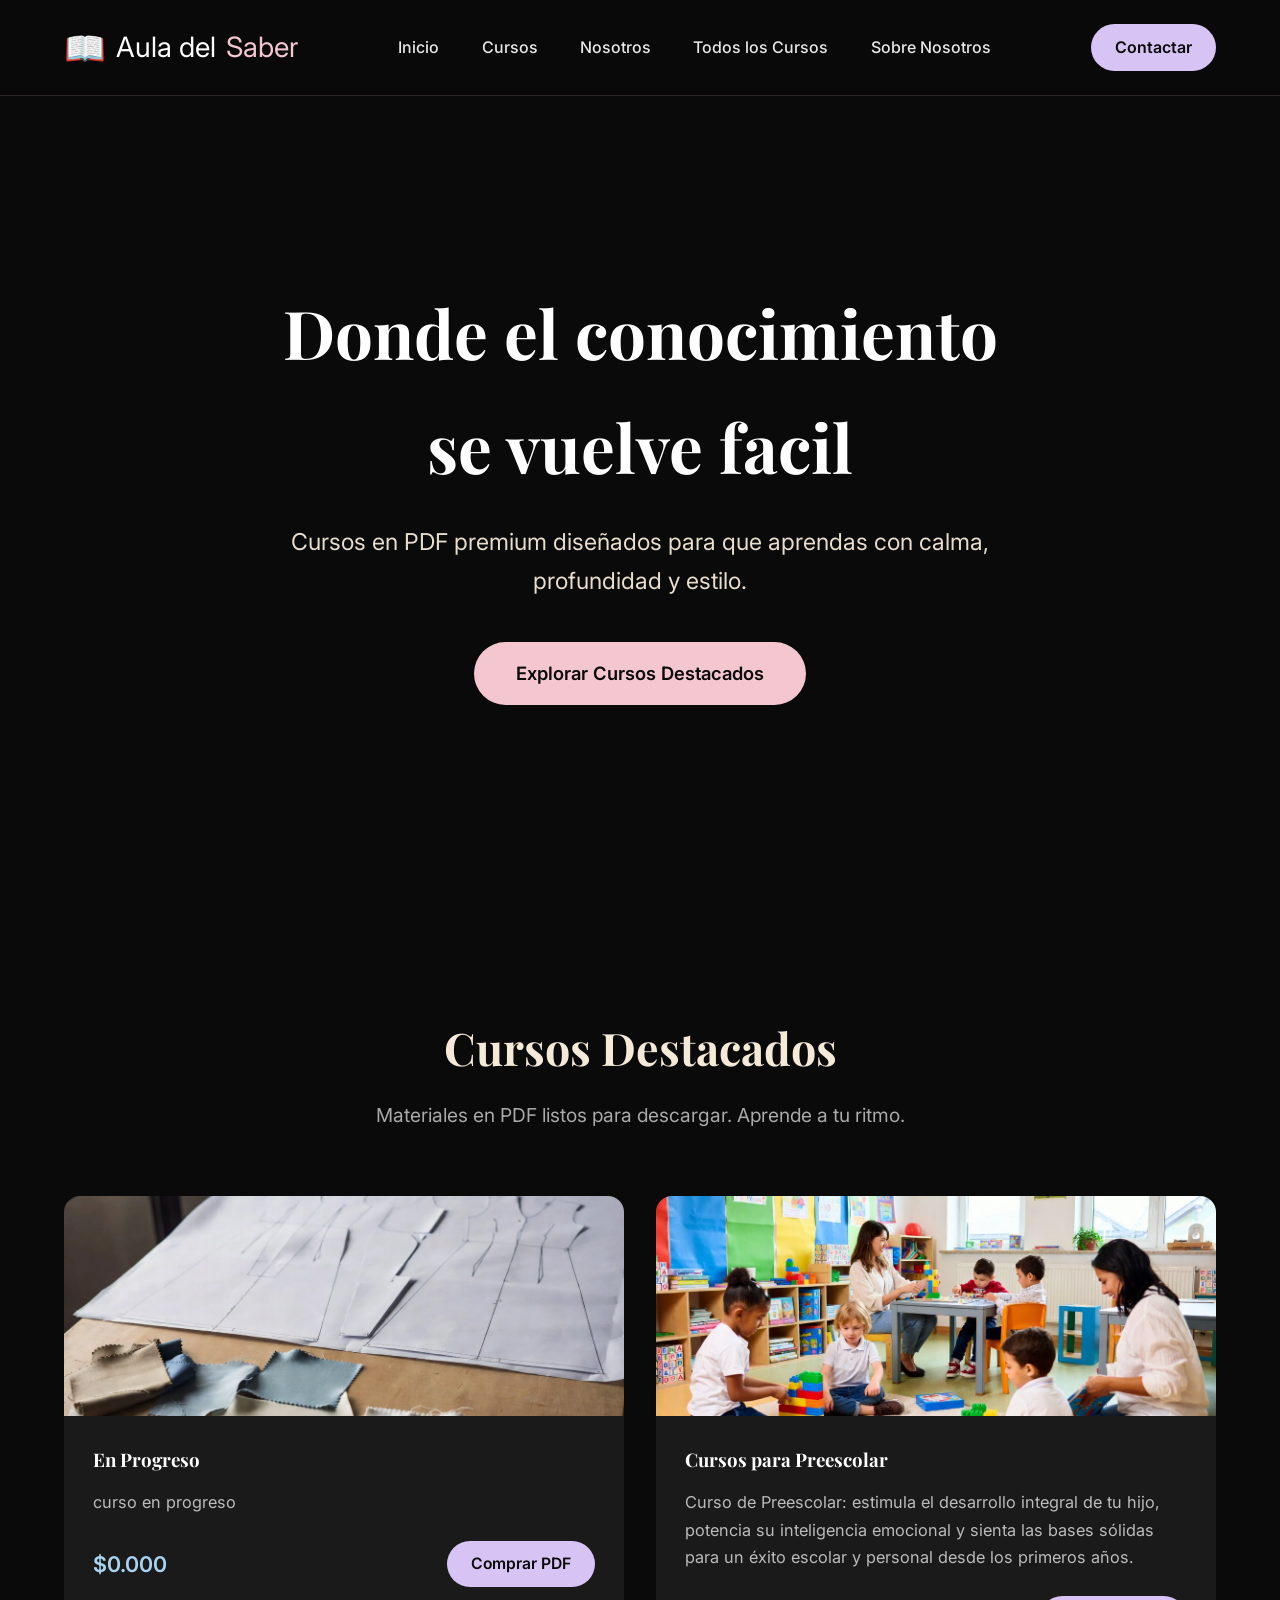
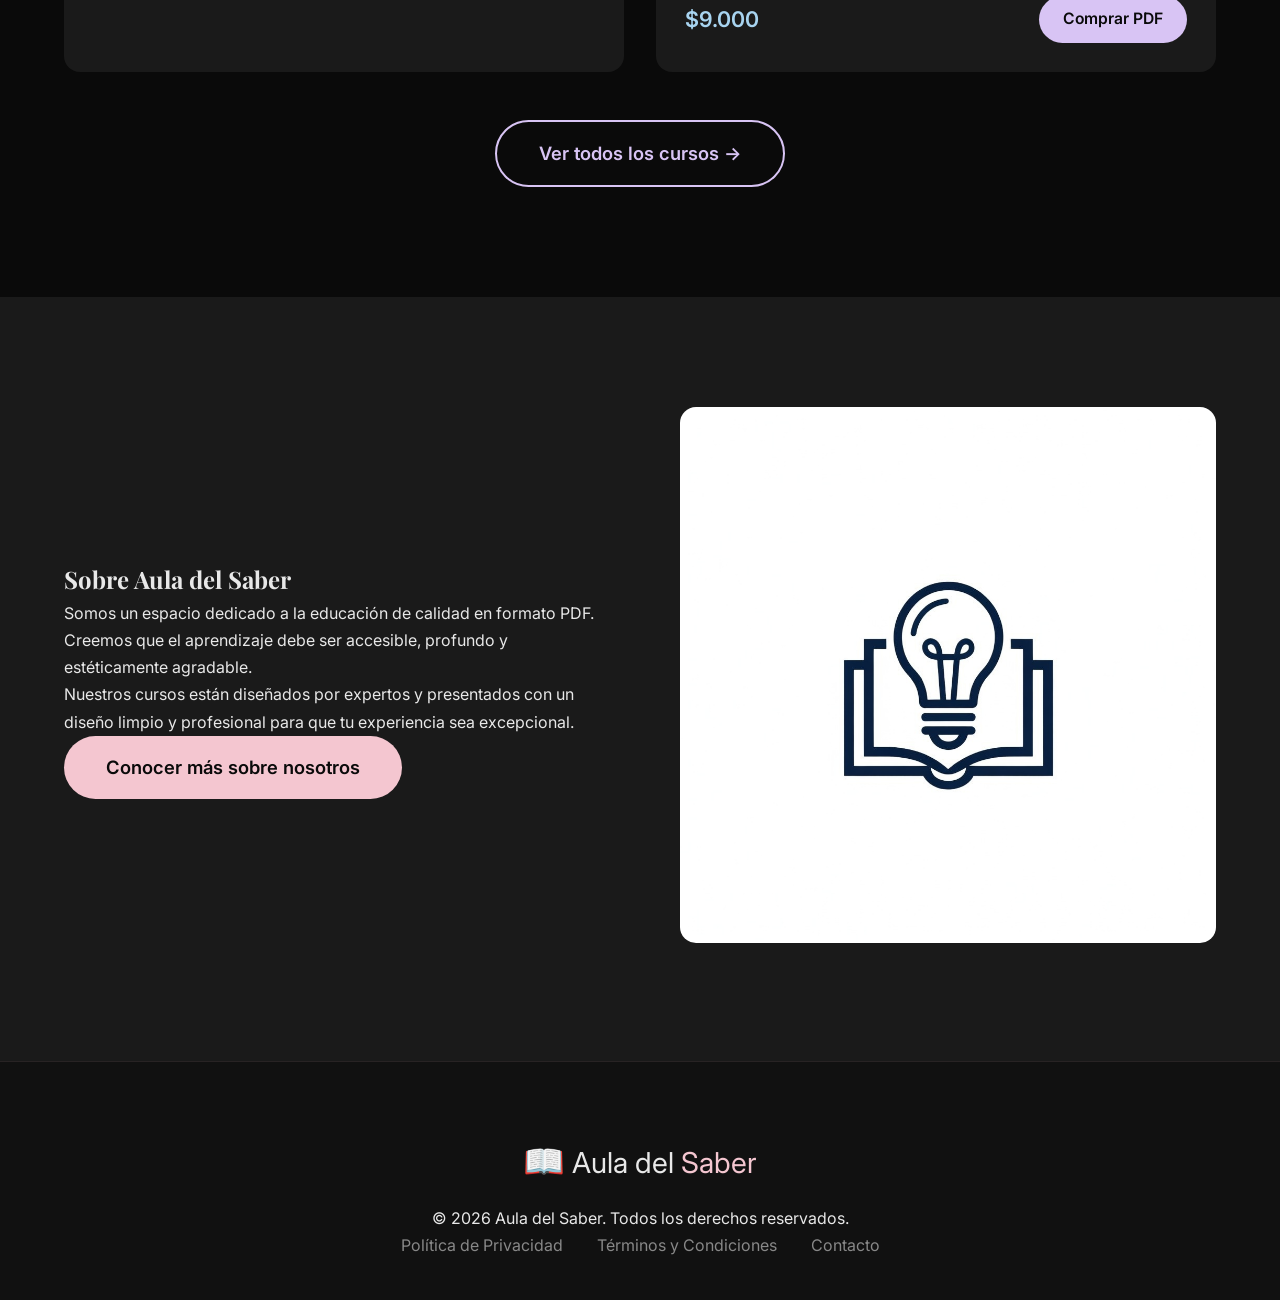
<file: index.html>
<!DOCTYPE html>
<html lang="es">
<head>
    <meta charset="UTF-8">
    <meta name="viewport" content="width=device-width, initial-scale=1.0">
    <meta name="description" content="Aula del Saber - Cursos en PDF de alta calidad. Aprende a tu ritmo con materiales elegantes y profesionales.">
    <title>Aula del Saber | Cursos en PDF</title>
    <link rel="stylesheet" href="assets/css/style.css">
    <link rel="icon" href="https://via.placeholder.com/32x32/ d4c1f8/0f0f0f?text=📖" type="image/x-icon">
    <style>
        @import url('https://fonts.googleapis.com/css2?family=Playfair+Display:wght@700&family=Inter:wght@400;500;600&display=swap');
    </style>
</head>
<body>
    <!-- Navbar -->
    <header>
        <nav class="navbar">
            <div class="logo">
                <span class="book-icon">📖</span>
                Aula del <span class="highlight">Saber</span>
            </div>
            <div class="nav-links">
                <a href="#inicio">Inicio</a>
                <a href="#cursos-destacados">Cursos</a>
                <a href="sobre-nosotros.html">Nosotros</a>
                <a href="cursos-destacados.html">Todos los Cursos</a>
                <a href="sobre-nosotros.html">Sobre Nosotros</a>
            </div>
            <a href="https://api.whatsapp.com/send?phone=573136808206" class="cta-nav">Contactar</a>
        </nav>
    </header>

    <!-- Hero Section -->
    <section id="inicio" class="hero">
        <div class="hero-content">
            <h1>Donde el conocimiento<br>se vuelve facil</h1>
            <p class="subtitle">Cursos en PDF premium diseñados para que aprendas con calma, profundidad y estilo.</p>
            <a href="#cursos-destacados" class="cta-button">Explorar Cursos Destacados</a>
        </div>
    </section>

    <!-- Cursos Destacados -->
    <section id="cursos-destacados" class="section">
        <div class="section-header">
            <h2>Cursos Destacados</h2>
            <p class="section-subtitle">Materiales en PDF listos para descargar. Aprende a tu ritmo.</p>
        </div>
        <div class="courses-grid">
            <!-- Ejemplo de curso 1 -->
            <div class="course-card">
                <div class="course-image" style="background-image: url('assets/images/moldes-background.jpg');"></div>
                <div class="course-info">
                    <h3>En Progreso</h3>
                    <p class="course-desc">curso en progreso</p>
                    <div class="course-meta">
                        <span class="price">$0.000</span>
                        <a href="https://api.whatsapp.com/send/?phone=573136808206&text=Hola%2C+quiero+comprar+los+PDF+de+Cursos+para+ni%C3%B1os.+%C2%BFMe+puedes+enviar+el+link+de+pago%3F%22&type=phone_number&app_absent=0" class="btn-buy">Comprar PDF</a>
                    </div>
                </div>
            </div>

            <!-- Ejemplo de curso 2 -->
            <div class="course-card">
                <div class="course-image" style="background-image: url('assets/images/cursos-background.jpg');"></div>
                <div class="course-info">
                    <h3>Cursos para Preescolar</h3>
                    <p class="course-desc">Curso de Preescolar: estimula el desarrollo integral de tu hijo, potencia su inteligencia emocional y sienta las bases sólidas para un éxito escolar y personal desde los primeros años.</p>
                    <div class="course-meta">
                        <span class="price">$9.000</span>
                        <a href="https://api.whatsapp.com/send/?phone=573136808206&text=Hola%2C+quiero+comprar+los+PDF+de+Cursos+para+ni%C3%B1os.+%C2%BFMe+puedes+enviar+el+link+de+pago%3F%22&type=phone_number&app_absent=0" class="btn-buy">Comprar PDF</a>
                    </div>
                </div>
            </div>

            <!-- Agrega más cards aquí según necesites -->
        </div>
        <div style="text-align: center; margin-top: 3rem;">
            <a href="cursos-destacados.html" class="cta-button secondary">Ver todos los cursos →</a>
        </div>
    </section>

    <!-- Sobre Nosotros -->
    <section id="sobre-nosotros" class="section about-section">
        <div class="about-content">
            <div class="about-text">
                <h2>Sobre Aula del Saber</h2>
                <p>Somos un espacio dedicado a la educación de calidad en formato PDF. Creemos que el aprendizaje debe ser accesible, profundo y estéticamente agradable.</p>
                <p>Nuestros cursos están diseñados por expertos y presentados con un diseño limpio y profesional para que tu experiencia sea excepcional.</p>
                <a href="sobre-nosotros.html" class="cta-button">Conocer más sobre nosotros</a>
            </div>
            <div class="about-image">
                <!-- Puedes reemplazar con una foto real de libros o equipo -->
                <img src="assets/images/logo-background.jpg" alt="Aula del Saber">
            </div>
        </div>
    </section>

    <!-- Footer -->
    <footer>
        <div class="footer-content">
            <div class="footer-logo">
                <span class="book-icon">📖</span>
                Aula del <span class="highlight">Saber</span>
            </div>
            <p>&copy; 2026 Aula del Saber. Todos los derechos reservados.</p>
            <div class="footer-links">
                <a href="politica-privacidad.html">Política de Privacidad</a>
                <a href="terminos-condiciones.html">Términos y Condiciones</a>
                <a href="contacto.html">Contacto</a>
            </div>
        </div>
    </footer>
</body>
</html>
</file>
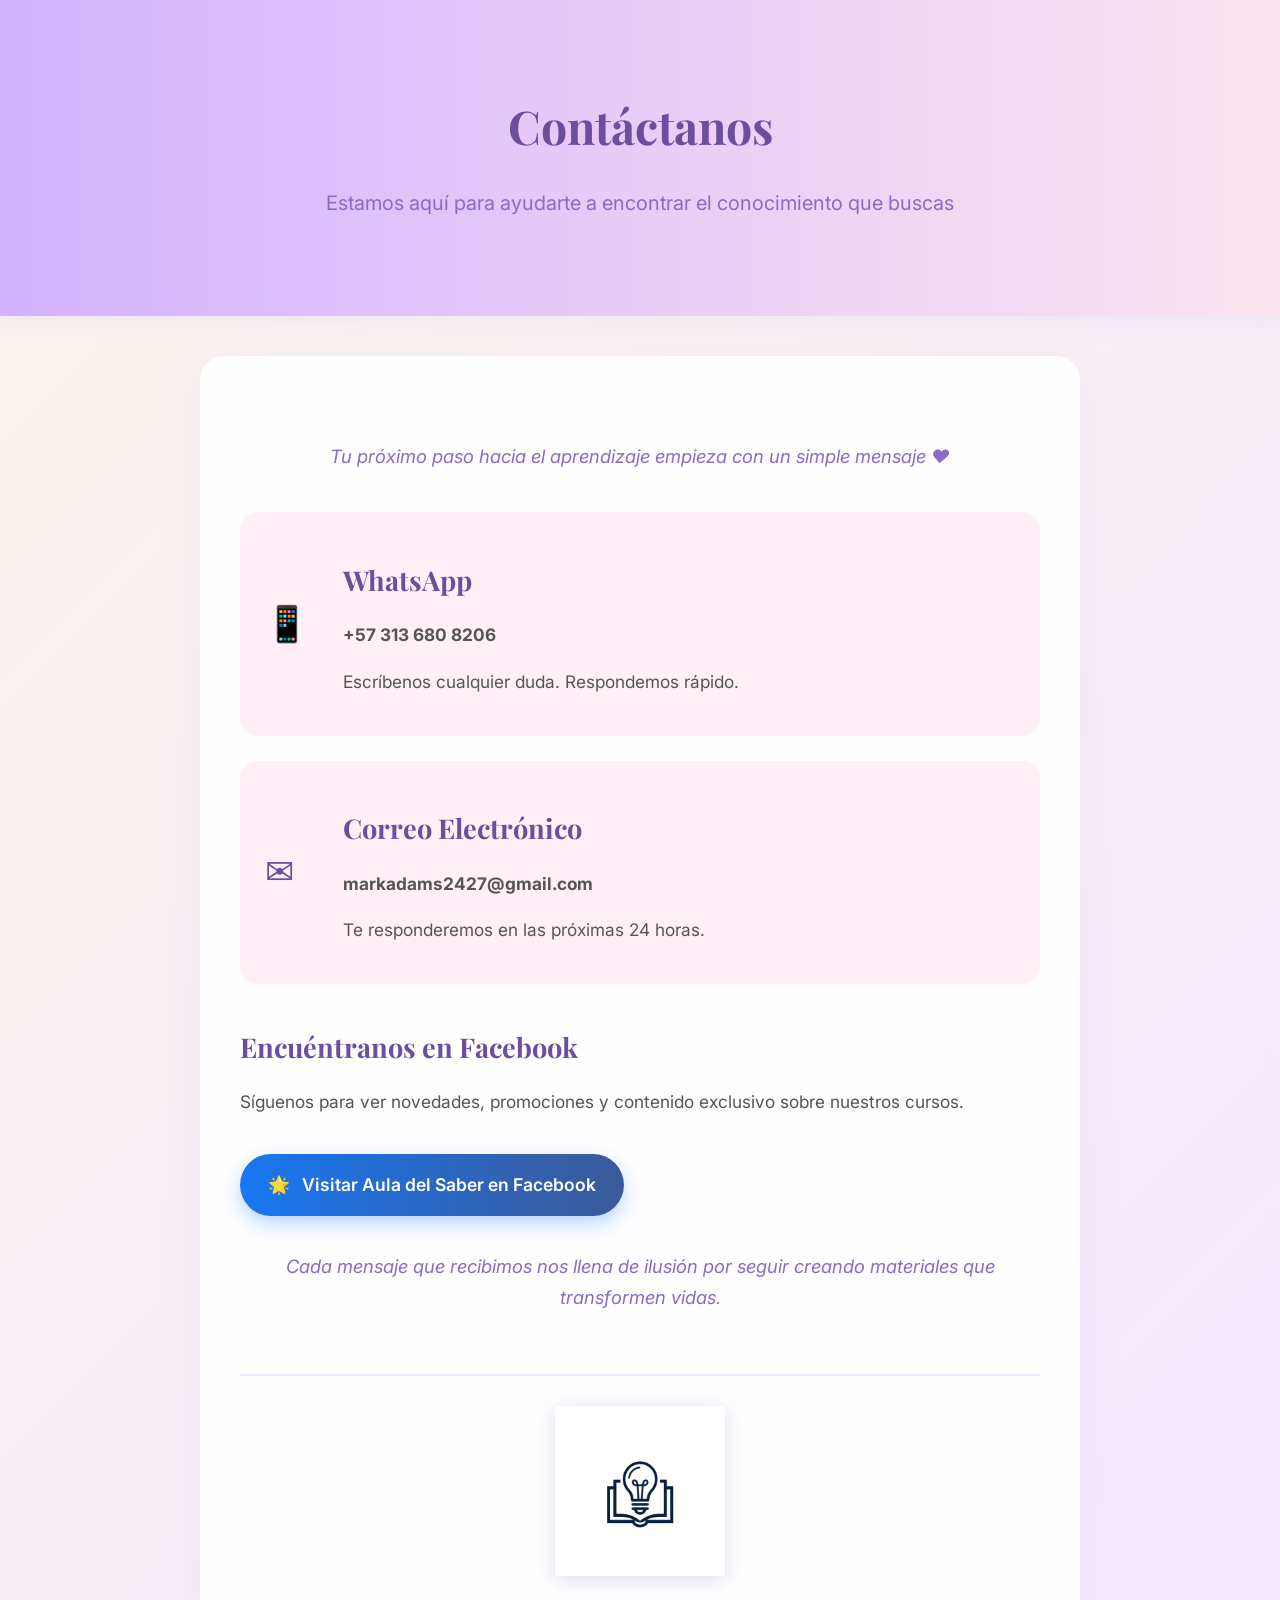
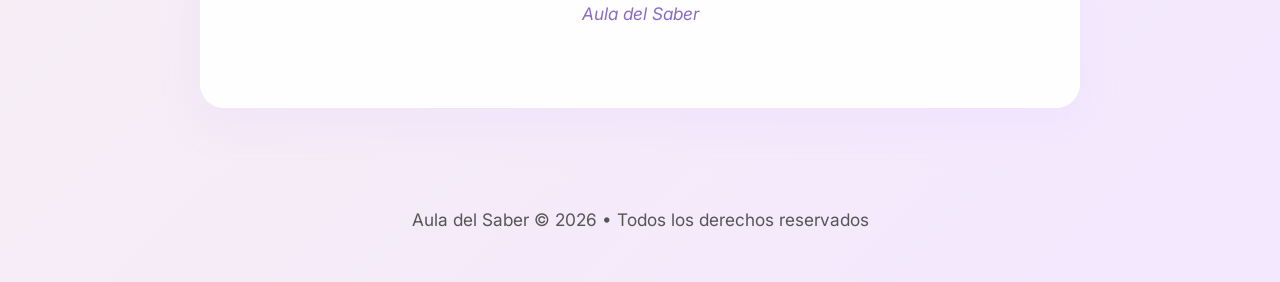
<file: contacto.html>
<!DOCTYPE html>
<html lang="es">
<head>
    <meta charset="UTF-8">
    <meta name="viewport" content="width=device-width, initial-scale=1.0">
    <title>Contacto | Aula del Saber</title>
    <style>
        @import url('https://fonts.googleapis.com/css2?family=Playfair+Display:wght@400;700&family=Inter:wght@300;400;500&display=swap');

        :root {
            --lavender: #f3e8ff;
            --soft-pink: #ffe4f0;
            --beige: #f9f4eb;
            --soft-purple: #d4b3ff;
            --text-color: #4a3f5a;
        }

        body {
            margin: 0;
            padding: 0;
            font-family: 'Inter', system-ui, sans-serif;
            background: linear-gradient(135deg, #f9f4eb 0%, #f3e8ff 100%);
            color: var(--text-color);
            line-height: 1.7;
        }

        .header {
            background: linear-gradient(to right, #d4b3ff, #ffe4f0);
            padding: 3.5rem 0;
            text-align: center;
            box-shadow: 0 4px 20px rgba(212, 179, 255, 0.2);
        }

        .container {
            max-width: 800px;
            margin: 40px auto;
            padding: 50px 40px;
            background: rgba(255, 255, 255, 0.96);
            border-radius: 24px;
            box-shadow: 0 15px 40px rgba(212, 179, 255, 0.15);
        }

        h1 {
            font-family: 'Playfair Display', serif;
            font-size: 2.9rem;
            color: #6b4e9e;
            margin-bottom: 12px;
        }

        .subtitle {
            font-size: 1.25rem;
            color: #8a6bc4;
            margin-bottom: 40px;
        }

        .contact-info {
            display: flex;
            flex-direction: column;
            gap: 25px;
            margin: 40px 0;
        }

        .contact-item {
            display: flex;
            align-items: center;
            gap: 18px;
            background: #fff0f7;
            padding: 22px 25px;
            border-radius: 18px;
            transition: transform 0.3s ease;
        }

        .contact-item:hover {
            transform: translateY(-5px);
        }

        .icon {
            font-size: 2.2rem;
            width: 60px;
        }

        .whatsapp { color: #25D366; }
        .email { color: #6b4e9e; }

        h2 {
            font-family: 'Playfair Display', serif;
            color: #6b4e9e;
            font-size: 1.7rem;
            margin-bottom: 15px;
        }

        p {
            font-size: 1.08rem;
            color: #555;
        }

        .fb-button {
            display: inline-flex;
            align-items: center;
            gap: 12px;
            background: linear-gradient(to right, #1877f2, #3b5998);
            color: white;
            padding: 16px 28px;
            border-radius: 50px;
            text-decoration: none;
            font-weight: 600;
            font-size: 1.1rem;
            margin-top: 20px;
            box-shadow: 0 8px 20px rgba(24, 119, 242, 0.3);
            transition: all 0.3s ease;
        }

        .fb-button:hover {
            transform: scale(1.05);
            box-shadow: 0 12px 25px rgba(24, 119, 242, 0.4);
        }

        .emotion-text {
            font-style: italic;
            color: #8a6bc4;
            text-align: center;
            margin: 35px 0;
            font-size: 1.15rem;
        }

        .logo-section {
            text-align: center;
            margin: 60px 0 30px 0;
            padding-top: 30px;
            border-top: 2px solid #f3e8ff;
        }

        .logo-section img {
            max-width: 170px;
            height: auto;
            filter: drop-shadow(0 4px 10px rgba(107, 78, 158, 0.2));
        }

        .footer {
            text-align: center;
            padding: 40px 20px 30px;
            color: #8a6bc4;
            font-size: 0.95rem;
        }

        @media (max-width: 768px) {
            .container {
                margin: 20px 15px;
                padding: 35px 25px;
            }
            h1 {
                font-size: 2.4rem;
            }
        }
    </style>
</head>
<body>
    <div class="header">
        <h1>Contáctanos</h1>
        <p class="subtitle">Estamos aquí para ayudarte a encontrar el conocimiento que buscas</p>
    </div>

    <div class="container">
        <p class="emotion-text">
            Tu próximo paso hacia el aprendizaje empieza con un simple mensaje ❤️
        </p>

        <div class="contact-info">
            <!-- WhatsApp -->
            <div class="contact-item">
                <span class="icon whatsapp">📱</span>
                <div>
                    <h2>WhatsApp</h2>
                    <p><strong>+57 313 680 8206</strong></p>
                    <p>Escríbenos cualquier duda. Respondemos rápido.</p>
                </div>
            </div>

            <!-- Email -->
            <div class="contact-item">
                <span class="icon email">✉️</span>
                <div>
                    <h2>Correo Electrónico</h2>
                    <p><strong>markadams2427@gmail.com</strong></p>
                    <p>Te responderemos en las próximas 24 horas.</p>
                </div>
            </div>
        </div>

        <h2>Encuéntranos en Facebook</h2>
        <p>Síguenos para ver novedades, promociones y contenido exclusivo sobre nuestros cursos.</p>
        
        <a href="https://www.facebook.com/profile.php?id=61587055592955" 
           target="_blank" 
           class="fb-button">
            <span>🌟</span>
            Visitar Aula del Saber en Facebook
        </a>

        <p class="emotion-text">
            Cada mensaje que recibimos nos llena de ilusión por seguir creando materiales que transformen vidas.
        </p>

        <!-- Logo con libro y bombillo -->
        <div class="logo-section">
            <img src="assets/images/logo-background.jpg" 
                 alt="Aula del Saber - Logo con libro y bombillo">
            <p style="margin-top: 15px; color: #8a6bc4; font-style: italic;">
                Aula del Saber
            </p>
        </div>
    </div>

    <div class="footer">
        <p>Aula del Saber © 2026 • Todos los derechos reservados</p>
    </div>
</body>
</html>
</file>
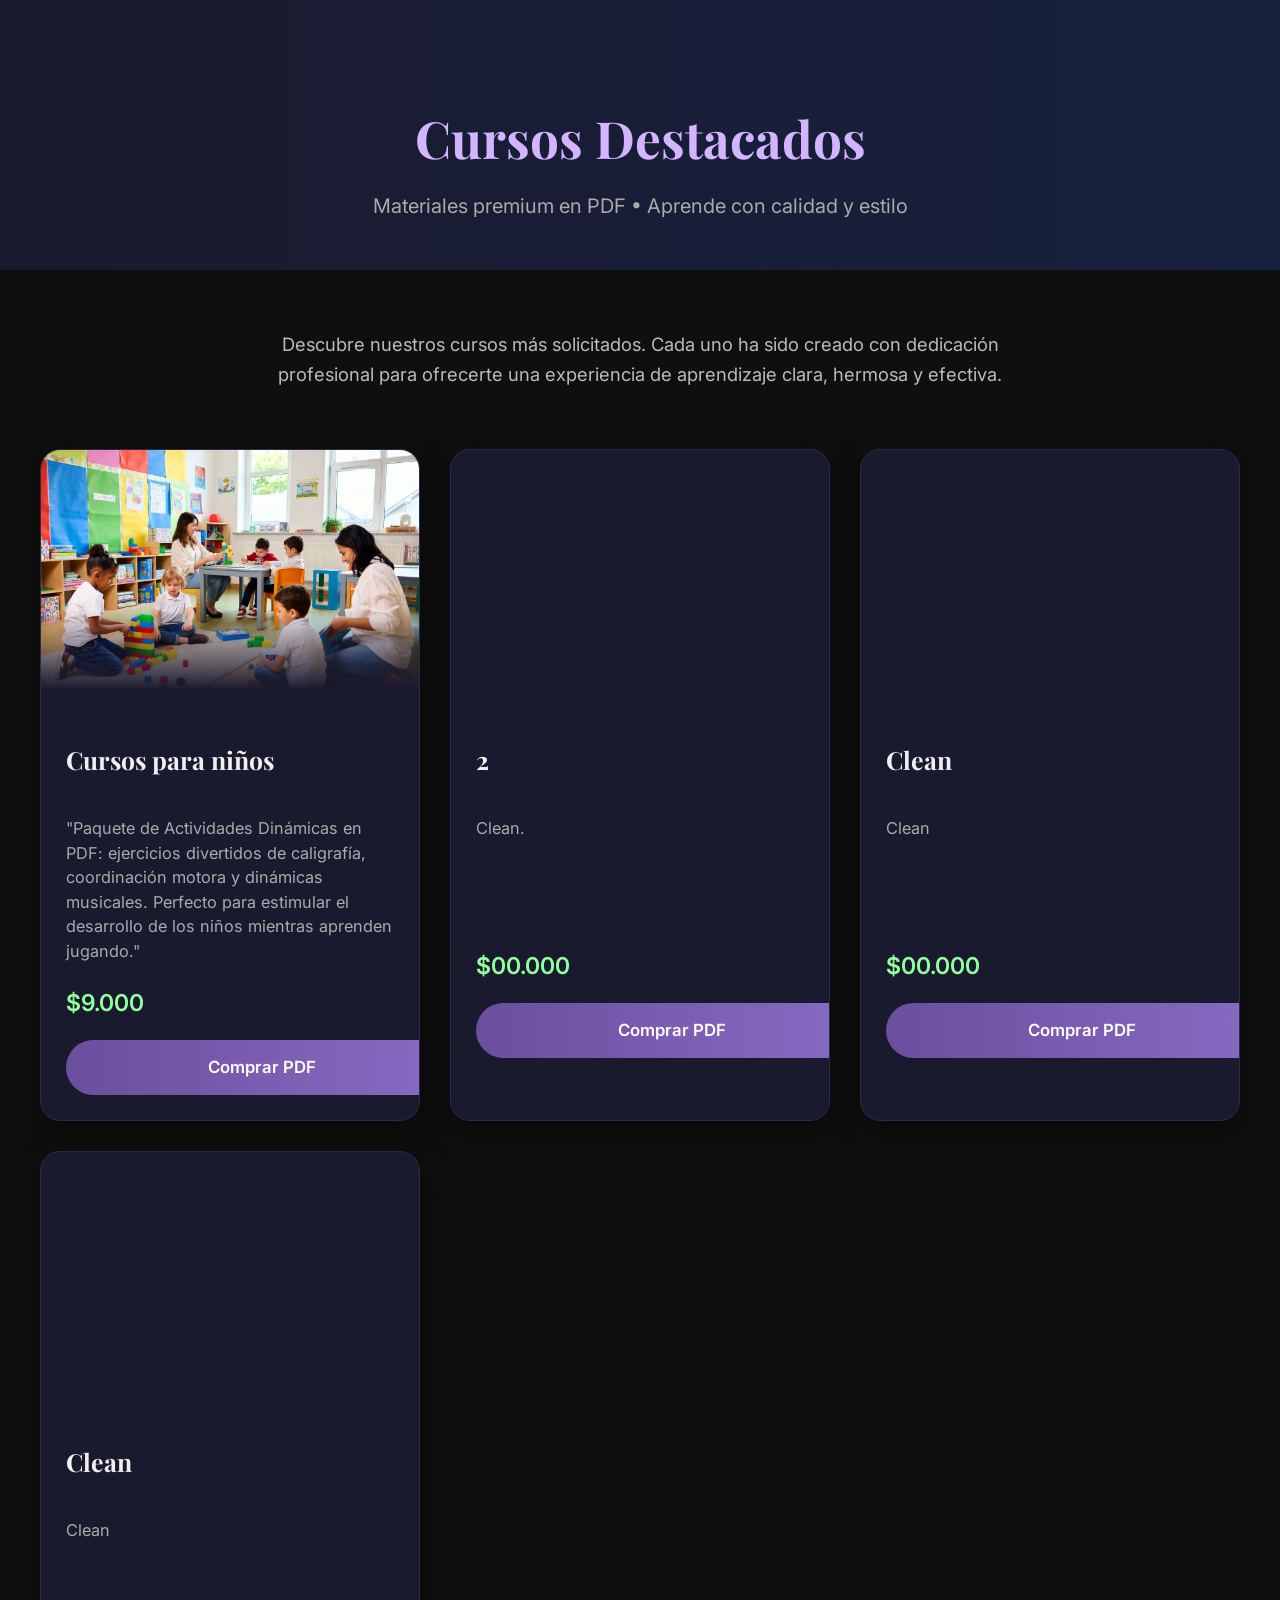
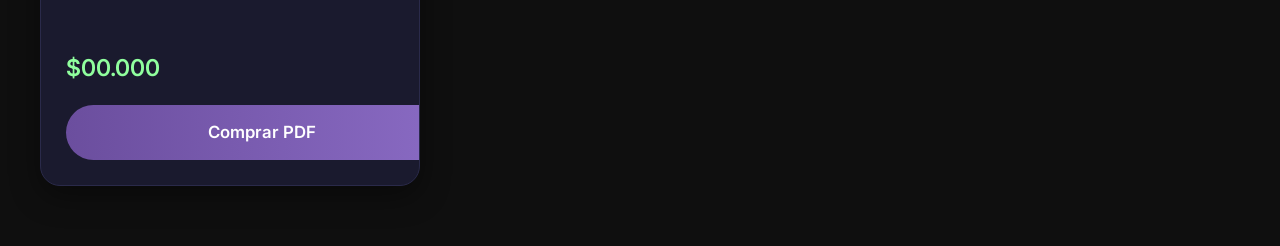
<file: cursos-destacados.html>
<!DOCTYPE html>
<html lang="es">
<head>
    <meta charset="UTF-8">
    <meta name="viewport" content="width=device-width, initial-scale=1.0">
    <title>Cursos Destacados | Aula del Saber</title>
    <style>
        @import url('https://fonts.googleapis.com/css2?family=Playfair+Display:wght@700&family=Inter:wght@400;500;600&display=swap');

        body {
            margin: 0;
            padding: 0;
            font-family: 'Inter', system-ui, sans-serif;
            background: #0f0f0f;
            color: #e0e0e0;
            line-height: 1.6;
        }

        .header {
            background: linear-gradient(to right, #1a1a2e, #16213e);
            padding: 4rem 0 3rem;
            text-align: center;
        }

        .header h1 {
            font-family: 'Playfair Display', serif;
            font-size: 3.2rem;
            color: #d4b3ff;
            margin-bottom: 10px;
        }

        .header p {
            font-size: 1.25rem;
            color: #aaaaaa;
            max-width: 700px;
            margin: 0 auto;
        }

        .container {
            max-width: 1200px;
            margin: 0 auto;
            padding: 60px 20px;
        }

        .intro-text {
            text-align: center;
            max-width: 800px;
            margin: 0 auto 60px;
            font-size: 1.15rem;
            color: #bbbbbb;
        }

        .courses-grid {
            display: grid;
            grid-template-columns: repeat(auto-fit, minmax(320px, 1fr));
            gap: 30px;
        }

        .course-card {
            background: #1a1a2e;
            border-radius: 20px;
            overflow: hidden;
            box-shadow: 0 10px 30px rgba(0, 0, 0, 0.4);
            transition: all 0.4s ease;
            border: 1px solid #2a2a4a;
        }

        .course-card:hover {
            transform: translateY(-12px);
            box-shadow: 0 20px 40px rgba(212, 179, 255, 0.15);
            border-color: #d4b3ff;
        }

        .course-image {
            height: 240px;
            background-size: cover;
            background-position: center;
            position: relative;
        }

        .course-image::after {
            content: '';
            position: absolute;
            bottom: 0;
            left: 0;
            right: 0;
            height: 80px;
            background: linear-gradient(transparent, #1a1a2e);
        }

        .course-info {
            padding: 25px;
        }

        .course-name {
            font-family: 'Playfair Display', serif;
            font-size: 1.55rem;
            color: #f0f0f0;
            margin-bottom: 12px;
            min-height: 60px;
        }

        .course-description {
            color: #aaaaaa;
            font-size: 1.02rem;
            margin-bottom: 22px;
            min-height: 110px;
            line-height: 1.5;
        }

        .price {
            font-size: 1.45rem;
            font-weight: 600;
            color: #90ff9e;
            margin-bottom: 18px;
            display: block;
        }

        .btn-buy {
            display: inline-block;
            background: linear-gradient(to right, #6b4e9e, #8a6bc4);
            color: white;
            padding: 14px 32px;
            border-radius: 50px;
            text-decoration: none;
            font-weight: 600;
            font-size: 1.05rem;
            transition: all 0.3s ease;
            width: 100%;
            text-align: center;
        }

        .btn-buy:hover {
            background: linear-gradient(to right, #8a6bc4, #a68eff);
            transform: scale(1.03);
        }

        @media (max-width: 768px) {
            .header h1 {
                font-size: 2.6rem;
            }
            .course-card {
                margin-bottom: 20px;
            }
        }
    </style>
</head>
<body>
    <div class="header">
        <h1>Cursos Destacados</h1>
        <p>Materiales premium en PDF • Aprende con calidad y estilo</p>
    </div>

    <div class="container">
        <div class="intro-text">
            Descubre nuestros cursos más solicitados. Cada uno ha sido creado con dedicación profesional para ofrecerte una experiencia de aprendizaje clara, hermosa y efectiva.
        </div>

        <div class="courses-grid">
            
            <!-- Curso 1 -->
            <div class="course-card">
                <div class="course-image" style="background-image: url('assets/images/cursos-background.jpg');"></div>
                <div class="course-info">
                    <h3 class="course-name">Cursos para niños</h3>
                    <p class="course-description">"Paquete de Actividades Dinámicas en PDF: ejercicios divertidos de caligrafía, coordinación motora y dinámicas musicales. Perfecto para estimular el desarrollo de los niños mientras aprenden jugando."</p>
                    <span class="price">$9.000</span>
                    <a href="https://api.whatsapp.com/send/?phone=573136808206&text=Hola%2C+quiero+comprar+los+PDF+de+Cursos+para+ni%C3%B1os.+%C2%BFMe+puedes+enviar+el+link+de+pago%3F%22&type=phone_number&app_absent=0" class="btn-buy">Comprar PDF</a>
                </div>
            </div>

            <!-- Curso 2 -->
            <div class="course-card">
                <div class="course-image" style="background-image: url('https://via.placeholder.com/600x400/1a1a2e/ffffff?text=Imagen+Curso+2');"></div>
                <div class="course-info">
                    <h3 class="course-name">2</h3>
                    <p class="course-description">Clean.</p>
                    <span class="price">$00.000</span>
                    <a href="#" class="btn-buy">Comprar PDF</a>
                </div>
            </div>

            <!-- Curso 3 -->
            <div class="course-card">
                <div class="course-image" style="background-image: url('https://via.placeholder.com/600x400/1a1a2e/ffffff?text=Imagen+Curso+3');"></div>
                <div class="course-info">
                    <h3 class="course-name">Clean</h3>
                    <p class="course-description">Clean</p>
                    <span class="price">$00.000</span>
                    <a href="#" class="btn-buy">Comprar PDF</a>
                </div>
            </div>

            <!-- Curso 4 -->
            <div class="course-card">
                <div class="course-image" style="background-image: url('https://via.placeholder.com/600x400/1a1a2e/ffffff?text=Imagen+Curso+4');"></div>
                <div class="course-info">
                    <h3 class="course-name">Clean</h3>
                    <p class="course-description">Clean</p>
                    <span class="price">$00.000</span>
                    <a href="#" class="btn-buy">Comprar PDF</a>
                </div>
            </div>

        </div>
    </div>
</body>
</html>
</file>
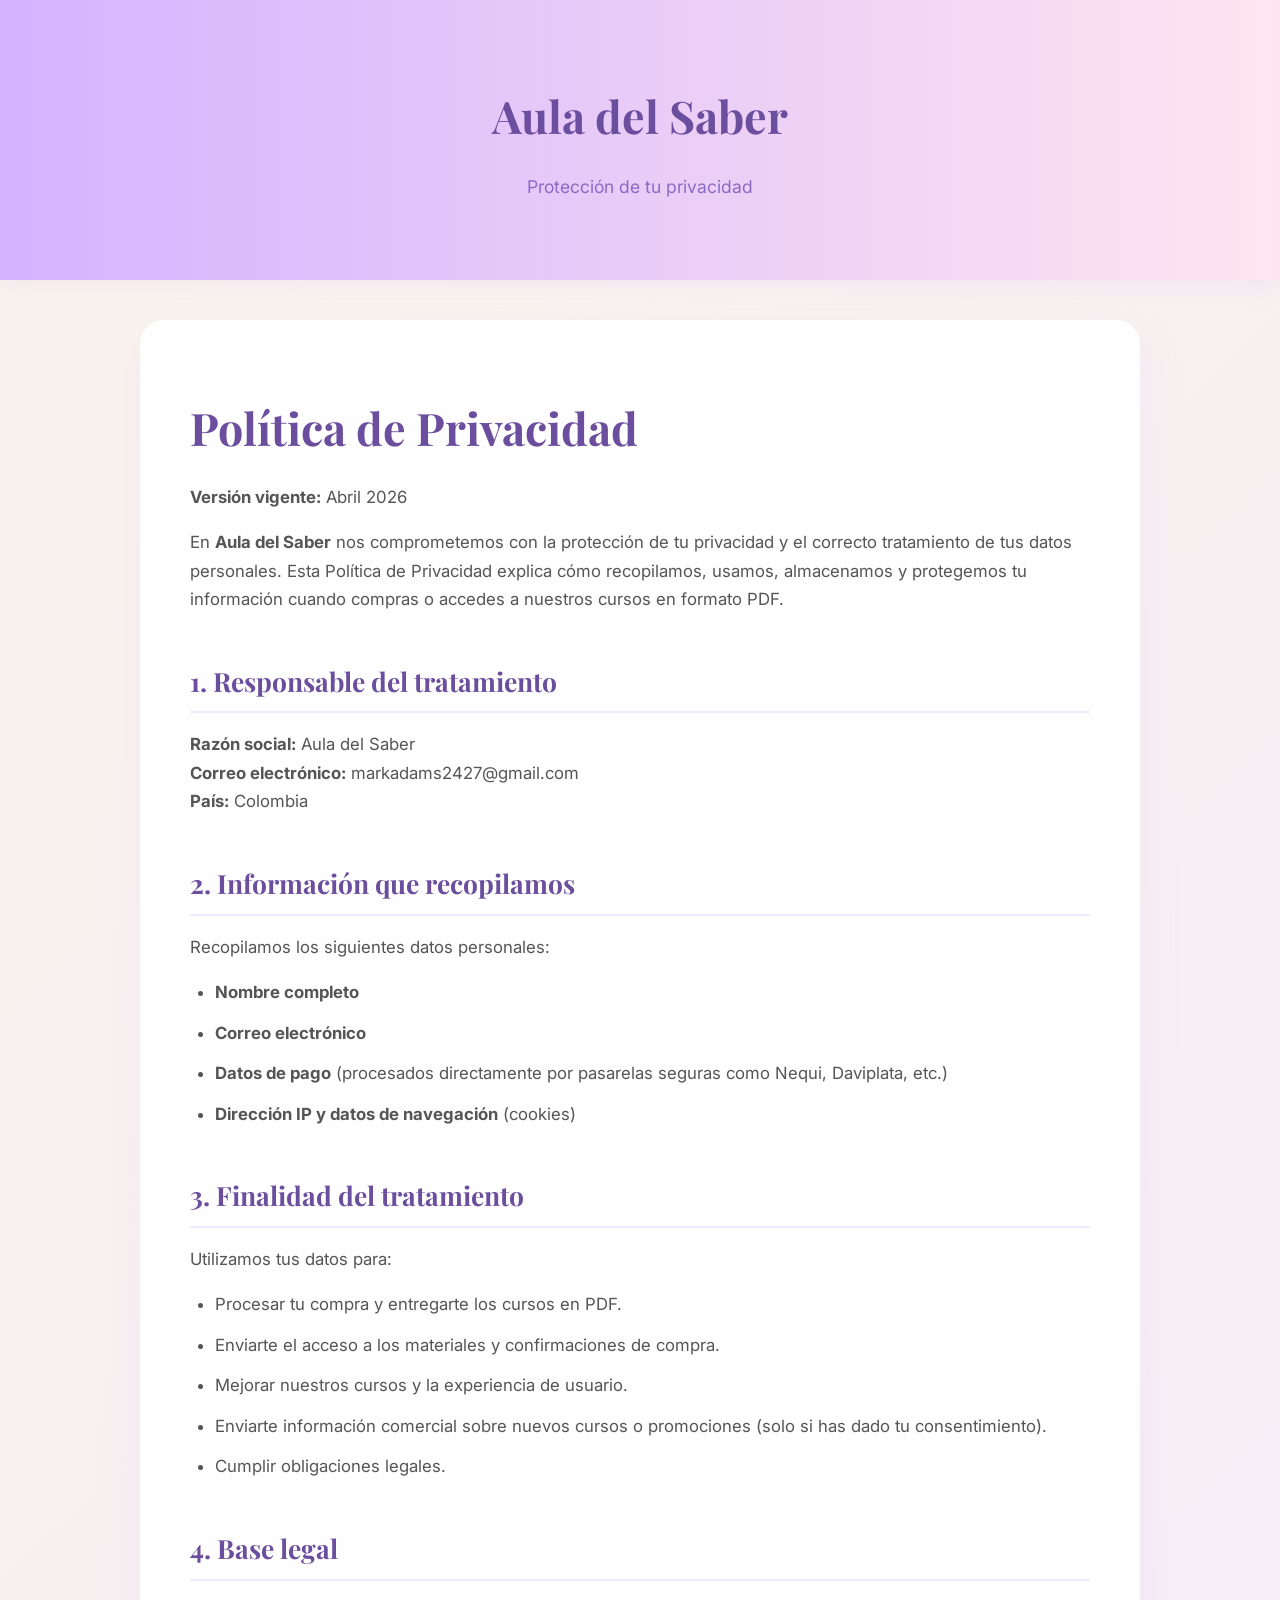
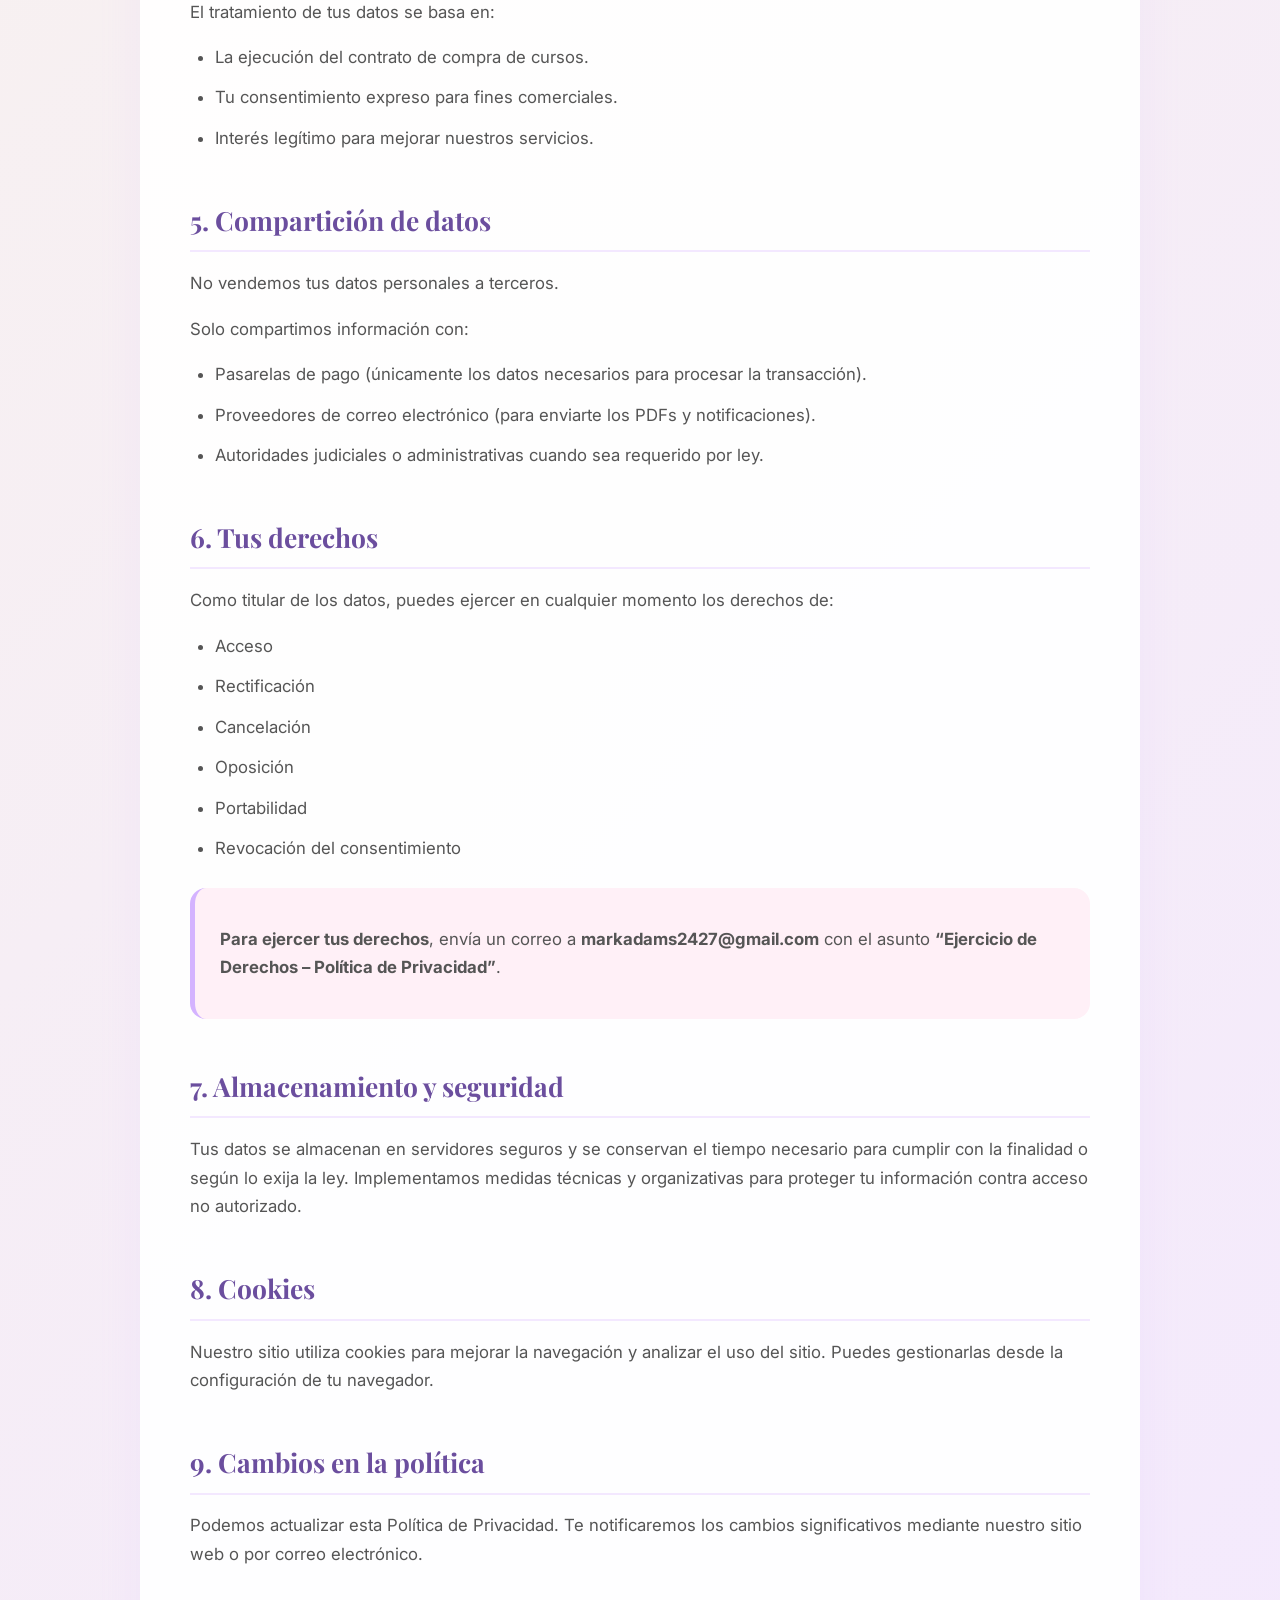
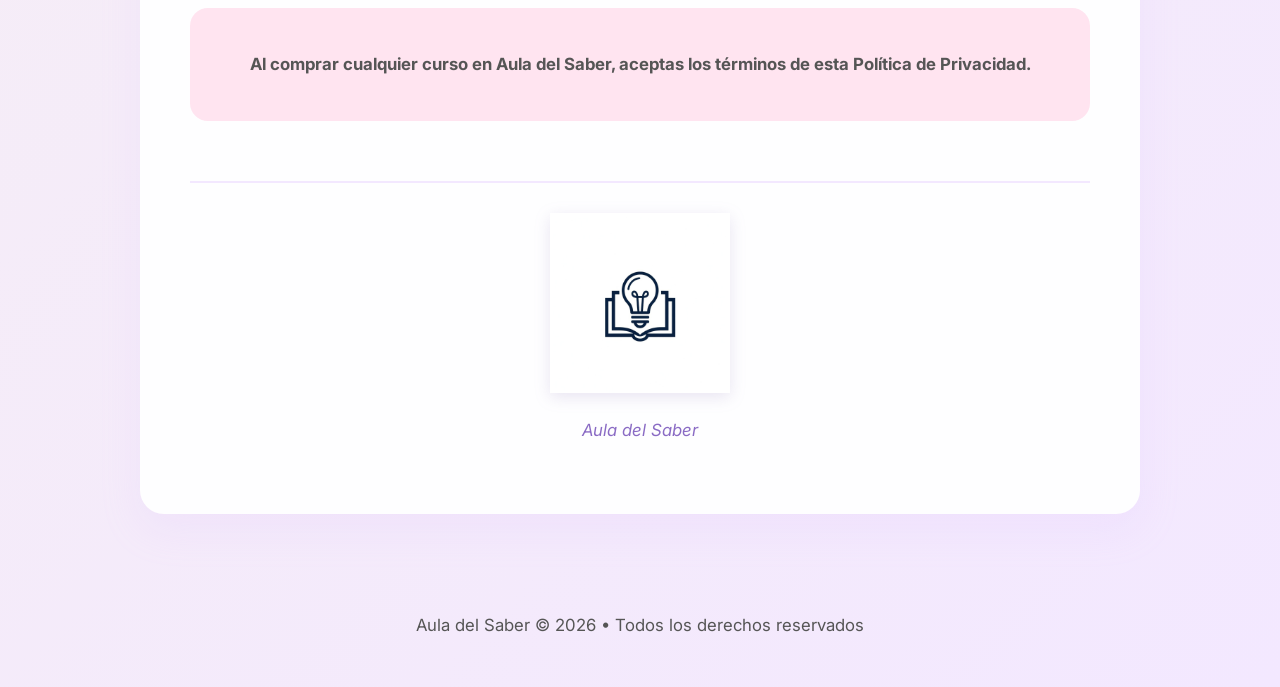
<file: politica-privacidad.html>
<!DOCTYPE html>
<html lang="es">
<head>
    <meta charset="UTF-8">
    <meta name="viewport" content="width=device-width, initial-scale=1.0">
    <title>Política de Privacidad | Aula del Saber</title>
    <style>
        @import url('https://fonts.googleapis.com/css2?family=Playfair+Display:wght@400;700&family=Inter:wght@300;400;500&display=swap');

        :root {
            --lavender: #f3e8ff;
            --soft-pink: #ffe4f0;
            --beige: #f9f4eb;
            --soft-purple: #d4b3ff;
            --text-color: #4a3f5a;
        }

        body {
            margin: 0;
            padding: 0;
            font-family: 'Inter', system-ui, sans-serif;
            background: linear-gradient(135deg, #f9f4eb 0%, #f3e8ff 100%);
            color: var(--text-color);
            line-height: 1.7;
        }

        .header {
            background: linear-gradient(to right, #d4b3ff, #ffe4f0);
            padding: 3rem 0;
            text-align: center;
            box-shadow: 0 4px 20px rgba(212, 179, 255, 0.2);
        }

        .container {
            max-width: 900px;
            margin: 40px auto;
            padding: 40px 50px;
            background: rgba(255, 255, 255, 0.95);
            border-radius: 24px;
            box-shadow: 0 15px 40px rgba(212, 179, 255, 0.15);
        }

        h1 {
            font-family: 'Playfair Display', serif;
            font-size: 2.8rem;
            color: #6b4e9e;
            margin-bottom: 10px;
        }

        .subtitle {
            font-size: 1.1rem;
            color: #8a6bc4;
            margin-bottom: 30px;
        }

        h2 {
            font-family: 'Playfair Display', serif;
            color: #6b4e9e;
            font-size: 1.65rem;
            margin-top: 45px;
            margin-bottom: 15px;
            padding-bottom: 8px;
            border-bottom: 2px solid #f3e8ff;
        }

        p, li {
            font-size: 1.05rem;
            color: #555;
        }

        ul {
            padding-left: 25px;
        }

        li {
            margin-bottom: 12px;
        }

        .highlight {
            background: #fff0f7;
            padding: 20px 25px;
            border-radius: 16px;
            border-left: 5px solid #d4b3ff;
            margin: 25px 0;
        }

        .logo-section {
            text-align: center;
            margin: 60px 0 30px 0;
            padding-top: 30px;
            border-top: 2px solid #f3e8ff;
        }

        .logo-section img {
            max-width: 180px;
            height: auto;
            filter: drop-shadow(0 4px 8px rgba(107, 78, 158, 0.15));
        }

        .footer {
            text-align: center;
            padding: 40px 20px 30px;
            color: #8a6bc4;
            font-size: 0.95rem;
        }

        .contact {
            background: var(--soft-pink);
            padding: 25px;
            border-radius: 18px;
            text-align: center;
            margin: 40px 0;
        }

        @media (max-width: 768px) {
            .container {
                margin: 20px 15px;
                padding: 30px 25px;
            }
            h1 {
                font-size: 2.3rem;
            }
            .logo-section img {
                max-width: 140px;
            }
        }
    </style>
</head>
<body>
    <div class="header">
        <h1>Aula del Saber</h1>
        <p class="subtitle">Protección de tu privacidad</p>
    </div>

    <div class="container">
        <h1>Política de Privacidad</h1>
        <p><strong>Versión vigente:</strong> Abril 2026</p>

        <p>En <strong>Aula del Saber</strong> nos comprometemos con la protección de tu privacidad y el correcto tratamiento de tus datos personales. Esta Política de Privacidad explica cómo recopilamos, usamos, almacenamos y protegemos tu información cuando compras o accedes a nuestros cursos en formato PDF.</p>

        <h2>1. Responsable del tratamiento</h2>
        <p><strong>Razón social:</strong> Aula del Saber<br>
        <strong>Correo electrónico:</strong> markadams2427@gmail.com<br>
        <strong>País:</strong> Colombia</p>

        <h2>2. Información que recopilamos</h2>
        <p>Recopilamos los siguientes datos personales:</p>
        <ul>
            <li><strong>Nombre completo</strong></li>
            <li><strong>Correo electrónico</strong></li>
            <li><strong>Datos de pago</strong> (procesados directamente por pasarelas seguras como Nequi, Daviplata, etc.)</li>
            <li><strong>Dirección IP y datos de navegación</strong> (cookies)</li>
        </ul>

        <h2>3. Finalidad del tratamiento</h2>
        <p>Utilizamos tus datos para:</p>
        <ul>
            <li>Procesar tu compra y entregarte los cursos en PDF.</li>
            <li>Enviarte el acceso a los materiales y confirmaciones de compra.</li>
            <li>Mejorar nuestros cursos y la experiencia de usuario.</li>
            <li>Enviarte información comercial sobre nuevos cursos o promociones (solo si has dado tu consentimiento).</li>
            <li>Cumplir obligaciones legales.</li>
        </ul>

        <h2>4. Base legal</h2>
        <p>El tratamiento de tus datos se basa en:</p>
        <ul>
            <li>La ejecución del contrato de compra de cursos.</li>
            <li>Tu consentimiento expreso para fines comerciales.</li>
            <li>Interés legítimo para mejorar nuestros servicios.</li>
        </ul>

        <h2>5. Compartición de datos</h2>
        <p>No vendemos tus datos personales a terceros.</p>
        <p>Solo compartimos información con:</p>
        <ul>
            <li>Pasarelas de pago (únicamente los datos necesarios para procesar la transacción).</li>
            <li>Proveedores de correo electrónico (para enviarte los PDFs y notificaciones).</li>
            <li>Autoridades judiciales o administrativas cuando sea requerido por ley.</li>
        </ul>

        <h2>6. Tus derechos</h2>
        <p>Como titular de los datos, puedes ejercer en cualquier momento los derechos de:</p>
        <ul>
            <li>Acceso</li>
            <li>Rectificación</li>
            <li>Cancelación</li>
            <li>Oposición</li>
            <li>Portabilidad</li>
            <li>Revocación del consentimiento</li>
        </ul>
        
        <div class="highlight">
            <p><strong>Para ejercer tus derechos</strong>, envía un correo a <strong>markadams2427@gmail.com</strong> con el asunto <strong>“Ejercicio de Derechos – Política de Privacidad”</strong>.</p>
        </div>

        <h2>7. Almacenamiento y seguridad</h2>
        <p>Tus datos se almacenan en servidores seguros y se conservan el tiempo necesario para cumplir con la finalidad o según lo exija la ley. Implementamos medidas técnicas y organizativas para proteger tu información contra acceso no autorizado.</p>

        <h2>8. Cookies</h2>
        <p>Nuestro sitio utiliza cookies para mejorar la navegación y analizar el uso del sitio. Puedes gestionarlas desde la configuración de tu navegador.</p>

        <h2>9. Cambios en la política</h2>
        <p>Podemos actualizar esta Política de Privacidad. Te notificaremos los cambios significativos mediante nuestro sitio web o por correo electrónico.</p>

        <div class="contact">
            <p><strong>Al comprar cualquier curso en Aula del Saber, aceptas los términos de esta Política de Privacidad.</strong></p>
        </div>

        <!-- Logo con libro y bombillo -->
        <div class="logo-section">
            <img src="assets/images/logo-background.jpg" 
                 alt="Aula del Saber - Logo con libro y bombillo">
            <p style="margin-top: 15px; color: #8a6bc4; font-style: italic;">
                Aula del Saber
            </p>
        </div>
    </div>

    <div class="footer">
        <p>Aula del Saber © 2026 • Todos los derechos reservados</p>
    </div>
</body>
</html>
</file>
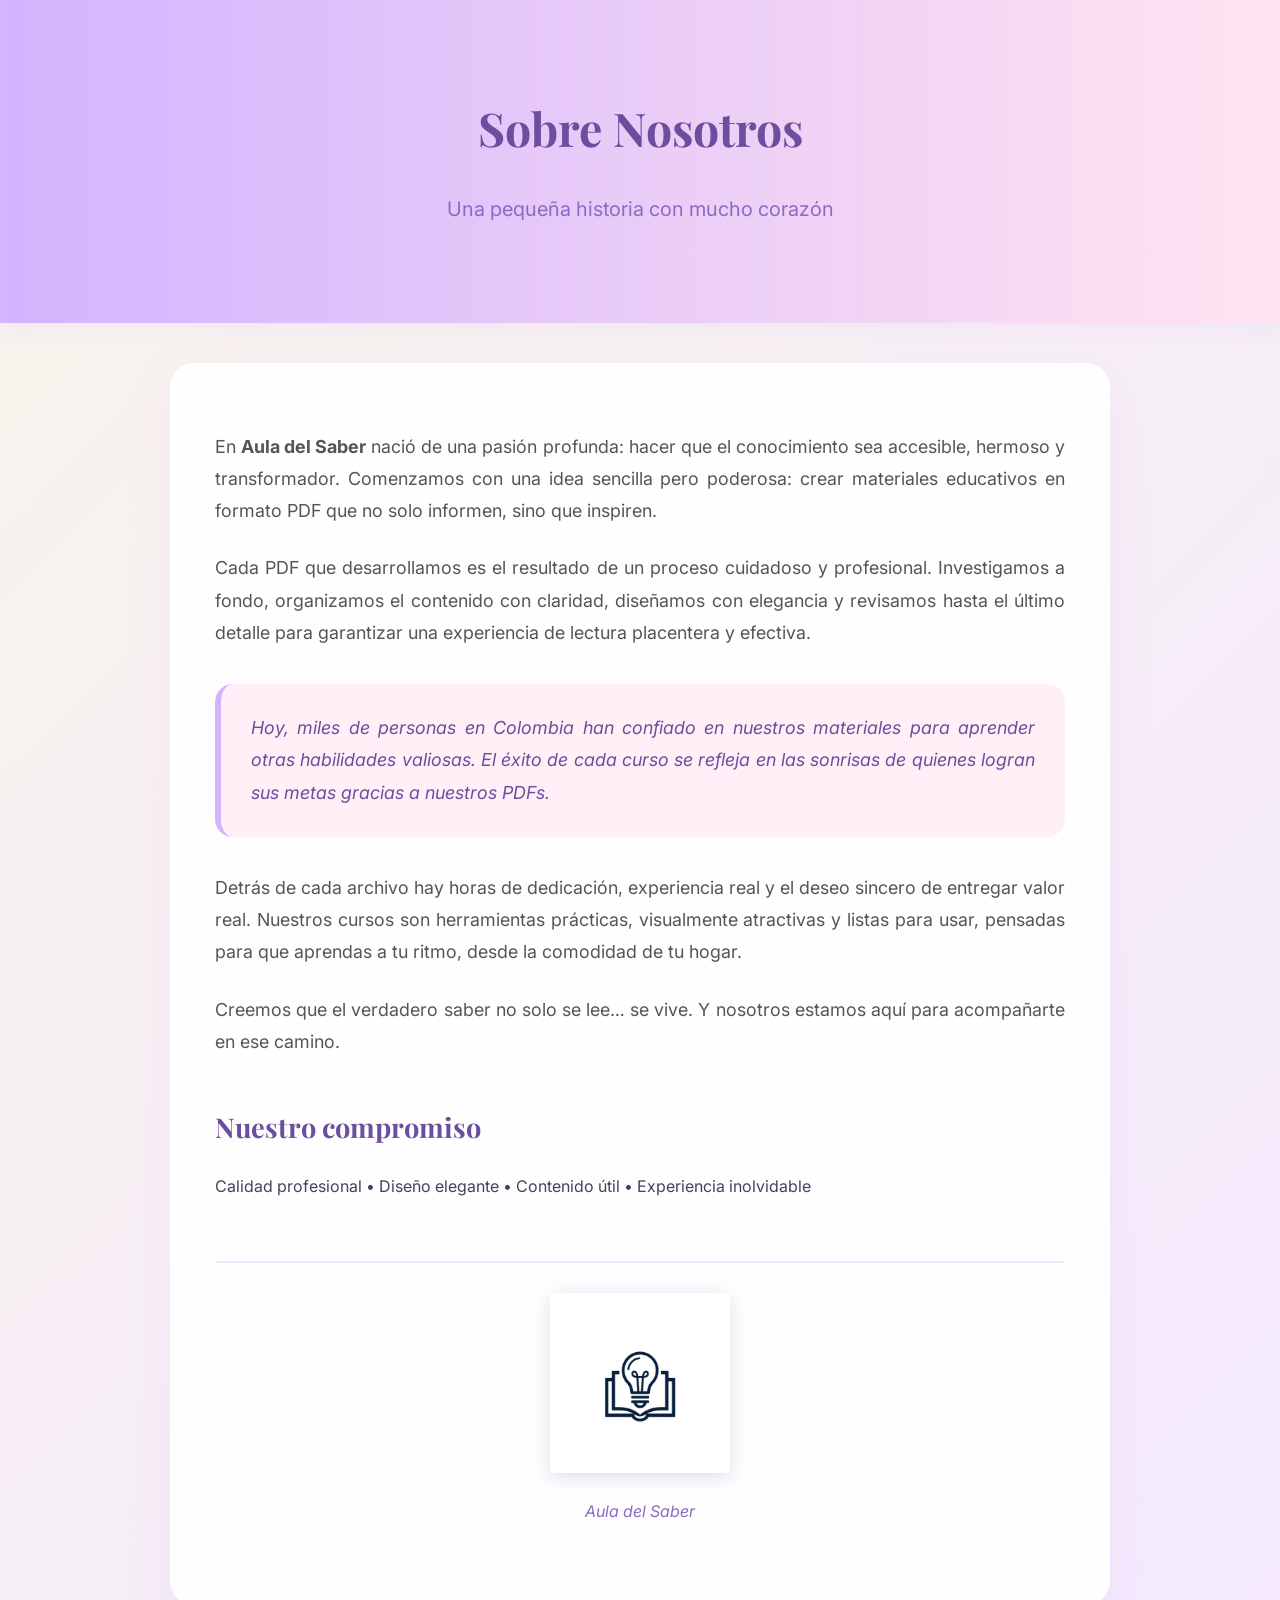
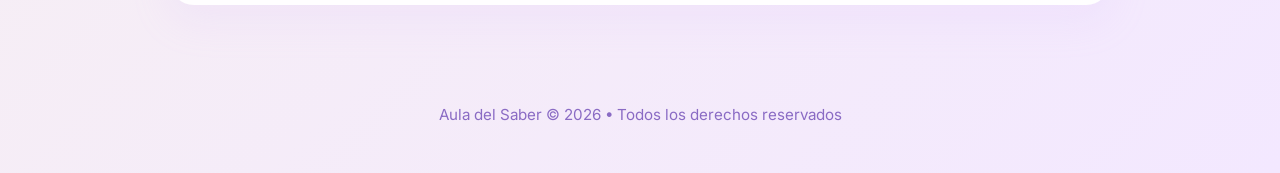
<file: sobre-nosotros.html>
<!DOCTYPE html>
<html lang="es">
<head>
    <meta charset="UTF-8">
    <meta name="viewport" content="width=device-width, initial-scale=1.0">
    <title>Sobre Nosotros | Aula del Saber</title>
    <style>
        @import url('https://fonts.googleapis.com/css2?family=Playfair+Display:wght@400;700&family=Inter:wght@300;400;500&display=swap');

        :root {
            --lavender: #f3e8ff;
            --soft-pink: #ffe4f0;
            --beige: #f9f4eb;
            --soft-purple: #d4b3ff;
            --text-color: #4a3f5a;
        }

        body {
            margin: 0;
            padding: 0;
            font-family: 'Inter', system-ui, sans-serif;
            background: linear-gradient(135deg, #f9f4eb 0%, #f3e8ff 100%);
            color: var(--text-color);
            line-height: 1.8;
        }

        .header {
            background: linear-gradient(to right, #d4b3ff, #ffe4f0);
            padding: 3.5rem 0;
            text-align: center;
            box-shadow: 0 4px 20px rgba(212, 179, 255, 0.2);
        }

        .container {
            max-width: 850px;
            margin: 40px auto;
            padding: 50px 45px;
            background: rgba(255, 255, 255, 0.96);
            border-radius: 24px;
            box-shadow: 0 15px 40px rgba(212, 179, 255, 0.15);
        }

        h1 {
            font-family: 'Playfair Display', serif;
            font-size: 2.9rem;
            color: #6b4e9e;
            margin-bottom: 15px;
        }

        .subtitle {
            font-size: 1.25rem;
            color: #8a6bc4;
            margin-bottom: 40px;
        }

        .story {
            font-size: 1.12rem;
            color: #555;
            text-align: justify;
        }

        .story p {
            margin-bottom: 25px;
        }

        .highlight {
            background: #fff0f7;
            padding: 28px 30px;
            border-radius: 18px;
            border-left: 6px solid #d4b3ff;
            margin: 35px 0;
            font-style: italic;
            color: #6b4e9e;
        }

        .values {
            margin: 45px 0;
        }

        .values h2 {
            font-family: 'Playfair Display', serif;
            color: #6b4e9e;
            font-size: 1.7rem;
            margin-bottom: 20px;
        }

        .logo-section {
            text-align: center;
            margin: 60px 0 30px 0;
            padding-top: 30px;
            border-top: 2px solid #f3e8ff;
        }

        .logo-section img {
            max-width: 180px;
            height: auto;
            filter: drop-shadow(0 4px 10px rgba(107, 78, 158, 0.2));
        }

        .footer {
            text-align: center;
            padding: 40px 20px 30px;
            color: #8a6bc4;
            font-size: 0.95rem;
        }

        @media (max-width: 768px) {
            .container {
                margin: 20px 15px;
                padding: 35px 25px;
            }
            h1 {
                font-size: 2.4rem;
            }
        }
    </style>
</head>
<body>
    <div class="header">
        <h1>Sobre Nosotros</h1>
        <p class="subtitle">Una pequeña historia con mucho corazón</p>
    </div>

    <div class="container">
        <div class="story">
            <p>En <strong>Aula del Saber</strong> nació de una pasión profunda: hacer que el conocimiento sea accesible, hermoso y transformador. Comenzamos con una idea sencilla pero poderosa: crear materiales educativos en formato PDF que no solo informen, sino que inspiren.</p>
            
            <p>Cada PDF que desarrollamos es el resultado de un proceso cuidadoso y profesional. Investigamos a fondo, organizamos el contenido con claridad, diseñamos con elegancia y revisamos hasta el último detalle para garantizar una experiencia de lectura placentera y efectiva.</p>
            
            <div class="highlight">
                Hoy, miles de personas en Colombia han confiado en nuestros materiales para aprender otras habilidades valiosas. El éxito de cada curso se refleja en las sonrisas de quienes logran sus metas gracias a nuestros PDFs.
            </div>
            
            <p>Detrás de cada archivo hay horas de dedicación, experiencia real y el deseo sincero de entregar valor real. Nuestros cursos son herramientas prácticas, visualmente atractivas y listas para usar, pensadas para que aprendas a tu ritmo, desde la comodidad de tu hogar.</p>
            
            <p>Creemos que el verdadero saber no solo se lee… se vive. Y nosotros estamos aquí para acompañarte en ese camino.</p>
        </div>

        <div class="values">
            <h2>Nuestro compromiso</h2>
            <p>Calidad profesional • Diseño elegante • Contenido útil • Experiencia inolvidable</p>
        </div>

        <!-- Logo con libro y bombillo -->
        <div class="logo-section">
            <img src="assets/images/logo-background.jpg" 
                 alt="Aula del Saber - Logo con libro y bombillo">
            <p style="margin-top: 15px; color: #8a6bc4; font-style: italic;">
                Aula del Saber
            </p>
        </div>
    </div>

    <div class="footer">
        <p>Aula del Saber © 2026 • Todos los derechos reservados</p>
    </div>
</body>
</html>
</file>
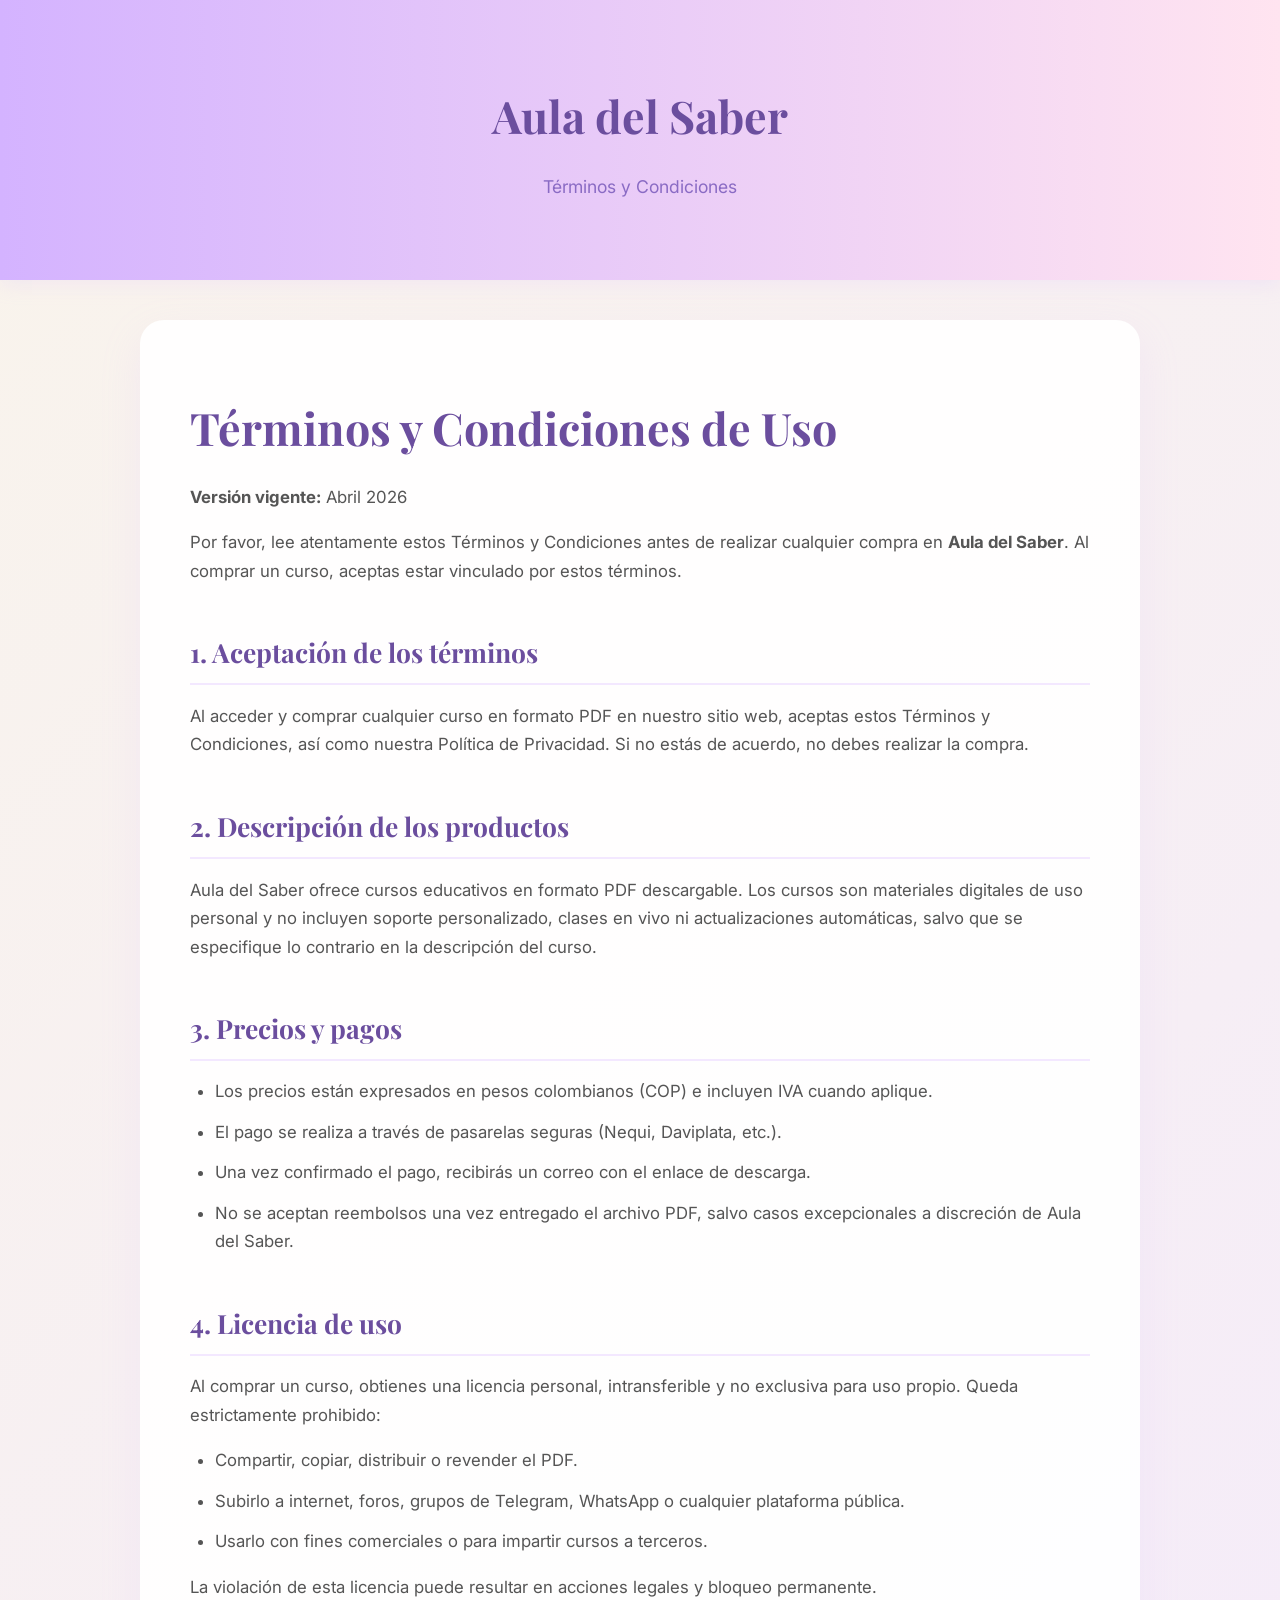
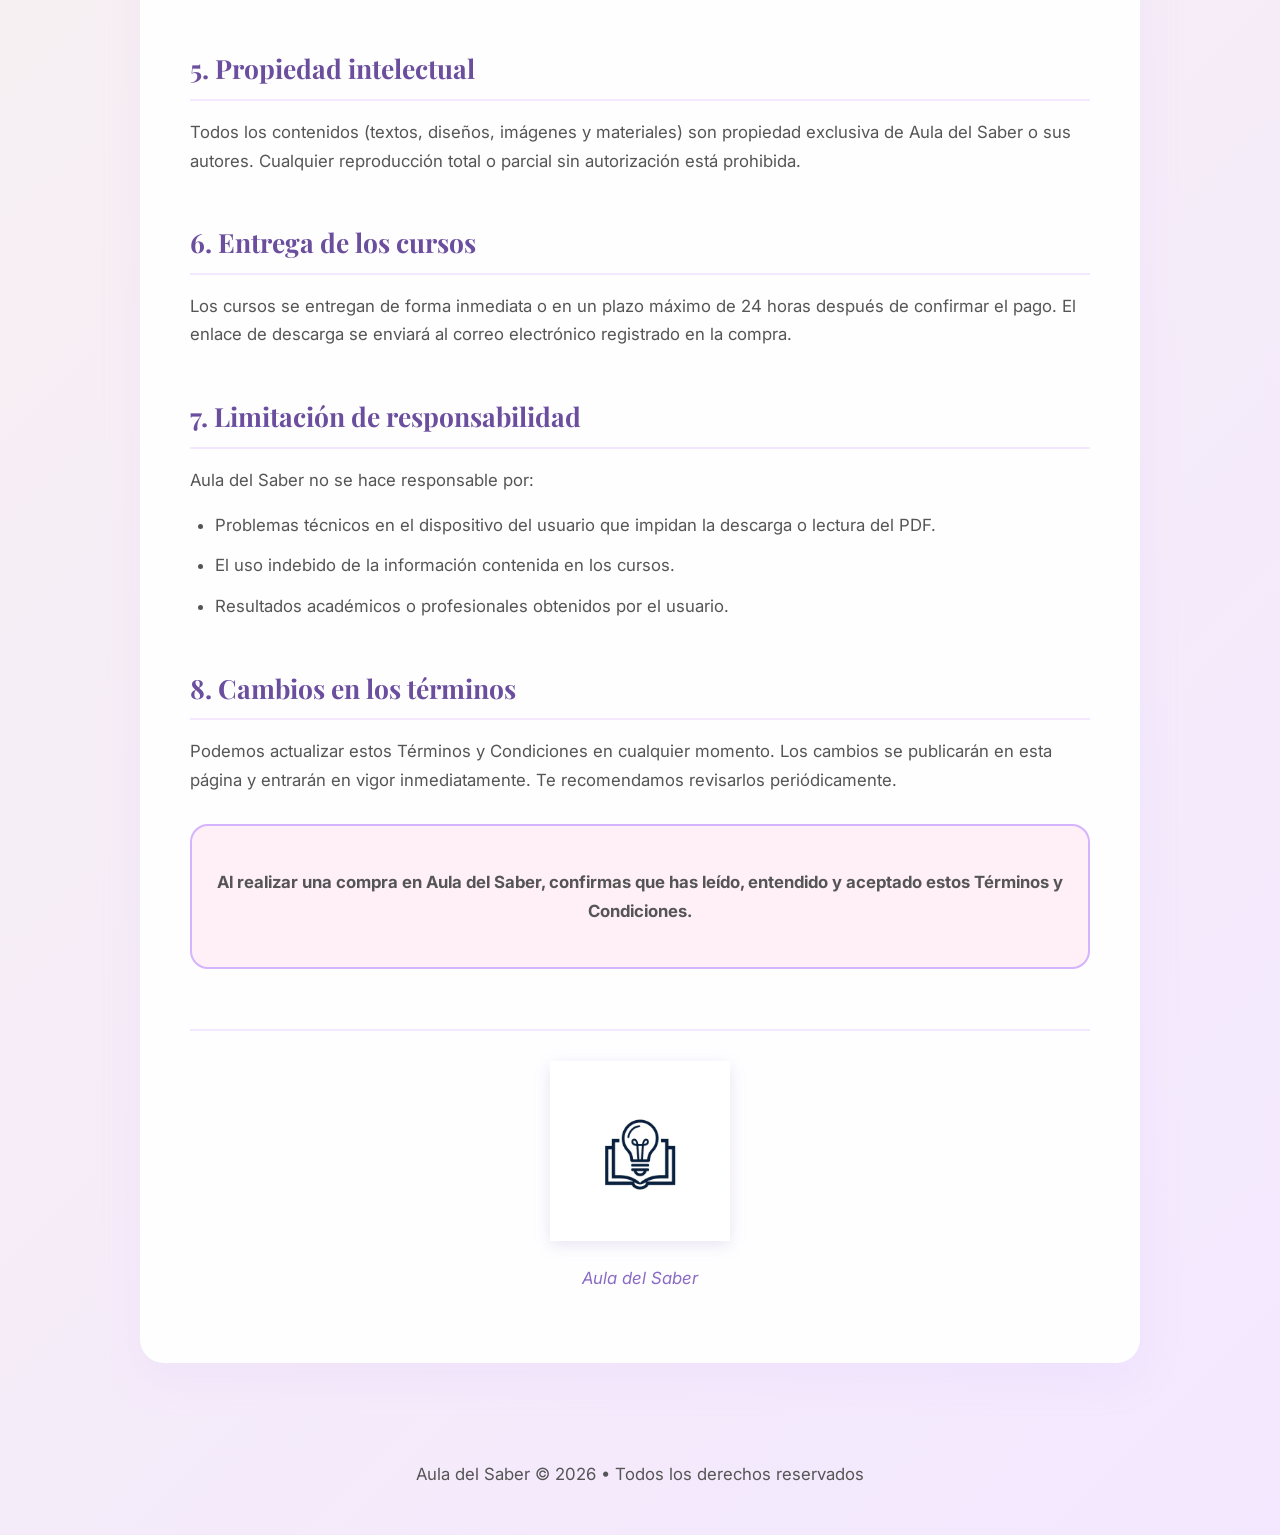
<file: terminos-condiciones.html>
<!DOCTYPE html>
<html lang="es">
<head>
    <meta charset="UTF-8">
    <meta name="viewport" content="width=device-width, initial-scale=1.0">
    <title>Términos y Condiciones | Aula del Saber</title>
    <style>
        @import url('https://fonts.googleapis.com/css2?family=Playfair+Display:wght@400;700&family=Inter:wght@300;400;500&display=swap');

        :root {
            --lavender: #f3e8ff;
            --soft-pink: #ffe4f0;
            --beige: #f9f4eb;
            --soft-purple: #d4b3ff;
            --text-color: #4a3f5a;
        }

        body {
            margin: 0;
            padding: 0;
            font-family: 'Inter', system-ui, sans-serif;
            background: linear-gradient(135deg, #f9f4eb 0%, #f3e8ff 100%);
            color: var(--text-color);
            line-height: 1.7;
        }

        .header {
            background: linear-gradient(to right, #d4b3ff, #ffe4f0);
            padding: 3rem 0;
            text-align: center;
            box-shadow: 0 4px 20px rgba(212, 179, 255, 0.2);
        }

        .container {
            max-width: 900px;
            margin: 40px auto;
            padding: 40px 50px;
            background: rgba(255, 255, 255, 0.95);
            border-radius: 24px;
            box-shadow: 0 15px 40px rgba(212, 179, 255, 0.15);
        }

        h1 {
            font-family: 'Playfair Display', serif;
            font-size: 2.8rem;
            color: #6b4e9e;
            margin-bottom: 10px;
        }

        .subtitle {
            font-size: 1.1rem;
            color: #8a6bc4;
            margin-bottom: 30px;
        }

        h2 {
            font-family: 'Playfair Display', serif;
            color: #6b4e9e;
            font-size: 1.65rem;
            margin-top: 45px;
            margin-bottom: 15px;
            padding-bottom: 8px;
            border-bottom: 2px solid #f3e8ff;
        }

        p, li {
            font-size: 1.05rem;
            color: #555;
        }

        ul {
            padding-left: 25px;
        }

        li {
            margin-bottom: 12px;
        }

        .highlight {
            background: #fff0f7;
            padding: 20px 25px;
            border-radius: 16px;
            border-left: 5px solid #d4b3ff;
            margin: 25px 0;
        }

        .logo-section {
            text-align: center;
            margin: 60px 0 30px 0;
            padding-top: 30px;
            border-top: 2px solid #f3e8ff;
        }

        .logo-section img {
            max-width: 180px;
            height: auto;
            filter: drop-shadow(0 4px 8px rgba(107, 78, 158, 0.15));
        }

        .footer {
            text-align: center;
            padding: 40px 20px 30px;
            color: #8a6bc4;
            font-size: 0.95rem;
        }

        .important {
            background: #fff0f7;
            padding: 25px;
            border-radius: 18px;
            border: 2px solid #d4b3ff;
            margin: 30px 0;
            text-align: center;
        }

        @media (max-width: 768px) {
            .container {
                margin: 20px 15px;
                padding: 30px 25px;
            }
            h1 {
                font-size: 2.3rem;
            }
        }
    </style>
</head>
<body>
    <div class="header">
        <h1>Aula del Saber</h1>
        <p class="subtitle">Términos y Condiciones</p>
    </div>

    <div class="container">
        <h1>Términos y Condiciones de Uso</h1>
        <p><strong>Versión vigente:</strong> Abril 2026</p>

        <p>Por favor, lee atentamente estos Términos y Condiciones antes de realizar cualquier compra en <strong>Aula del Saber</strong>. Al comprar un curso, aceptas estar vinculado por estos términos.</p>

        <h2>1. Aceptación de los términos</h2>
        <p>Al acceder y comprar cualquier curso en formato PDF en nuestro sitio web, aceptas estos Términos y Condiciones, así como nuestra Política de Privacidad. Si no estás de acuerdo, no debes realizar la compra.</p>

        <h2>2. Descripción de los productos</h2>
        <p>Aula del Saber ofrece cursos educativos en formato PDF descargable. Los cursos son materiales digitales de uso personal y no incluyen soporte personalizado, clases en vivo ni actualizaciones automáticas, salvo que se especifique lo contrario en la descripción del curso.</p>

        <h2>3. Precios y pagos</h2>
        <ul>
            <li>Los precios están expresados en pesos colombianos (COP) e incluyen IVA cuando aplique.</li>
            <li>El pago se realiza a través de pasarelas seguras (Nequi, Daviplata, etc.).</li>
            <li>Una vez confirmado el pago, recibirás un correo con el enlace de descarga.</li>
            <li>No se aceptan reembolsos una vez entregado el archivo PDF, salvo casos excepcionales a discreción de Aula del Saber.</li>
        </ul>

        <h2>4. Licencia de uso</h2>
        <p>Al comprar un curso, obtienes una licencia personal, intransferible y no exclusiva para uso propio. Queda estrictamente prohibido:</p>
        <ul>
            <li>Compartir, copiar, distribuir o revender el PDF.</li>
            <li>Subirlo a internet, foros, grupos de Telegram, WhatsApp o cualquier plataforma pública.</li>
            <li>Usarlo con fines comerciales o para impartir cursos a terceros.</li>
        </ul>
        <p>La violación de esta licencia puede resultar en acciones legales y bloqueo permanente.</p>

        <h2>5. Propiedad intelectual</h2>
        <p>Todos los contenidos (textos, diseños, imágenes y materiales) son propiedad exclusiva de Aula del Saber o sus autores. Cualquier reproducción total o parcial sin autorización está prohibida.</p>

        <h2>6. Entrega de los cursos</h2>
        <p>Los cursos se entregan de forma inmediata o en un plazo máximo de 24 horas después de confirmar el pago. El enlace de descarga se enviará al correo electrónico registrado en la compra.</p>

        <h2>7. Limitación de responsabilidad</h2>
        <p>Aula del Saber no se hace responsable por:</p>
        <ul>
            <li>Problemas técnicos en el dispositivo del usuario que impidan la descarga o lectura del PDF.</li>
            <li>El uso indebido de la información contenida en los cursos.</li>
            <li>Resultados académicos o profesionales obtenidos por el usuario.</li>
        </ul>

        <h2>8. Cambios en los términos</h2>
        <p>Podemos actualizar estos Términos y Condiciones en cualquier momento. Los cambios se publicarán en esta página y entrarán en vigor inmediatamente. Te recomendamos revisarlos periódicamente.</p>

        <div class="important">
            <p><strong>Al realizar una compra en Aula del Saber, confirmas que has leído, entendido y aceptado estos Términos y Condiciones.</strong></p>
        </div>

        <!-- Logo con libro y bombillo -->
        <div class="logo-section">
            <img src="assets/images/logo-background.jpg" 
                 alt="Aula del Saber - Logo con libro y bombillo">
            <p style="margin-top: 15px; color: #8a6bc4; font-style: italic;">
                Aula del Saber
            </p>
        </div>
    </div>

    <div class="footer">
        <p>Aula del Saber © 2026 • Todos los derechos reservados</p>
    </div>
</body>
</html>
</file>
<file: assets/css/style.css>
:root {
    --negro: #0a0a0a;
    --gris-oscuro: #1a1a1a;
    --rosa-pastel: #f4c6d0;
    --lavanda-pastel: #d8c4f4;
    --azul-pastel: #a8d4f0;
    --beige-pastel: #f5e9d8;
    --texto-claro: #e8e8e8;
}

* {
    margin: 0;
    padding: 0;
    box-sizing: border-box;
}

body {
    font-family: 'Inter', system-ui, sans-serif;
    background-color: var(--negro);
    color: var(--texto-claro);
    line-height: 1.7;
}

h1, h2, h3 {
    font-family: 'Playfair Display', serif;
    font-weight: 700;
}

/* Navbar */
.navbar {
    position: fixed;
    top: 0;
    width: 100%;
    background: rgba(10, 10, 10, 0.95);
    backdrop-filter: blur(10px);
    padding: 1.2rem 5%;
    display: flex;
    justify-content: space-between;
    align-items: center;
    z-index: 1000;
    border-bottom: 1px solid rgba(244, 198, 208, 0.15);
}

.logo {
    font-size: 1.75rem;
    display: flex;
    align-items: center;
    gap: 10px;
    color: white;
    text-decoration: none;
}

.book-icon {
    font-size: 2.1rem;
    color: var(--lavanda-pastel);
}

.highlight {
    color: var(--rosa-pastel);
}

.nav-links a {
    color: var(--texto-claro);
    text-decoration: none;
    margin: 0 1.2rem;
    font-weight: 500;
    transition: color 0.3s;
}

.nav-links a:hover {
    color: var(--rosa-pastel);
}

.cta-nav {
    background: var(--lavanda-pastel);
    color: #0a0a0a;
    padding: 10px 24px;
    border-radius: 50px;
    text-decoration: none;
    font-weight: 600;
    transition: all 0.3s;
}

.cta-nav:hover {
    background: var(--rosa-pastel);
    transform: translateY(-2px);
}

/* Hero */
.hero {
    height: 100vh;
    background: linear-gradient(rgba(10,10,10,0.75), rgba(10,10,10,0.85)), 
                url('https://source.unsplash.com/random/1920x1080/?elegant-library,bookshelf') center/cover no-repeat;
    display: flex;
    align-items: center;
    justify-content: center;
    text-align: center;
    padding-top: 80px;
}

.hero-content h1 {
    font-size: 4.2rem;
    margin-bottom: 1.2rem;
    color: white;
}

.subtitle {
    font-size: 1.45rem;
    max-width: 700px;
    margin: 0 auto 2.5rem;
    color: var(--beige-pastel);
    opacity: 0.95;
}

.cta-button {
    display: inline-block;
    background: var(--rosa-pastel);
    color: #0a0a0a;
    padding: 16px 42px;
    border-radius: 50px;
    font-size: 1.15rem;
    font-weight: 600;
    text-decoration: none;
    transition: all 0.4s;
}

.cta-button:hover {
    background: var(--lavanda-pastel);
    transform: translateY(-5px);
}

.cta-button.secondary {
    background: transparent;
    border: 2px solid var(--lavanda-pastel);
    color: var(--lavanda-pastel);
}

.cta-button.secondary:hover {
    background: var(--lavanda-pastel);
    color: #0a0a0a;
}

/* Secciones */
.section {
    padding: 110px 5%;
    max-width: 1280px;
    margin: 0 auto;
}

.section-header {
    text-align: center;
    margin-bottom: 4rem;
}

.section-header h2 {
    font-size: 2.8rem;
    color: var(--beige-pastel);
    margin-bottom: 0.8rem;
}

.section-subtitle {
    font-size: 1.2rem;
    color: #aaa;
    max-width: 600px;
    margin: 0 auto;
}

/* Grid de Cursos */
.courses-grid {
    display: grid;
    grid-template-columns: repeat(auto-fit, minmax(340px, 1fr));
    gap: 2rem;
}

.course-card {
    background: var(--gris-oscuro);
    border-radius: 16px;
    overflow: hidden;
    transition: transform 0.4s, box-shadow 0.4s;
}

.course-card:hover {
    transform: translateY(-12px);
    box-shadow: 0 20px 30px rgba(212, 193, 248, 0.15);
}

.course-image {
    height: 220px;
    background-size: cover;
    background-position: center;
}

.course-info {
    padding: 1.8rem;
}

.course-info h3 {
    margin-bottom: 0.8rem;
    color: white;
}

.course-desc {
    color: #bbb;
    margin-bottom: 1.5rem;
    font-size: 1.02rem;
}

.course-meta {
    display: flex;
    justify-content: space-between;
    align-items: center;
}

.price {
    font-size: 1.35rem;
    font-weight: 600;
    color: var(--azul-pastel);
}

.btn-buy {
    background: var(--lavanda-pastel);
    color: #0a0a0a;
    padding: 10px 24px;
    border-radius: 50px;
    text-decoration: none;
    font-weight: 600;
    font-size: 0.98rem;
}

/* Sobre Nosotros */
.about-section {
    background: var(--gris-oscuro);
}

.about-content {
    display: grid;
    grid-template-columns: 1fr 1fr;
    gap: 5rem;
    align-items: center;
}

.about-image img {
    width: 100%;
    border-radius: 16px;
}

/* Footer */
footer {
    background: #111;
    padding: 70px 5% 40px;
    text-align: center;
    border-top: 1px solid rgba(244, 198, 208, 0.1);
}

.footer-content {
    max-width: 1200px;
    margin: 0 auto;
}

.footer-logo {
    font-size: 1.8rem;
    margin-bottom: 1rem;
}

.footer-links a {
    color: #888;
    margin: 0 15px;
    text-decoration: none;
}

.footer-links a:hover {
    color: var(--rosa-pastel);
}

/* Responsive */
@media (max-width: 768px) {
    .nav-links { display: none; } /* Puedes agregar un menú hamburguesa después */
    .hero-content h1 { font-size: 3.2rem; }
    .about-content { grid-template-columns: 1fr; }
}
</file>
